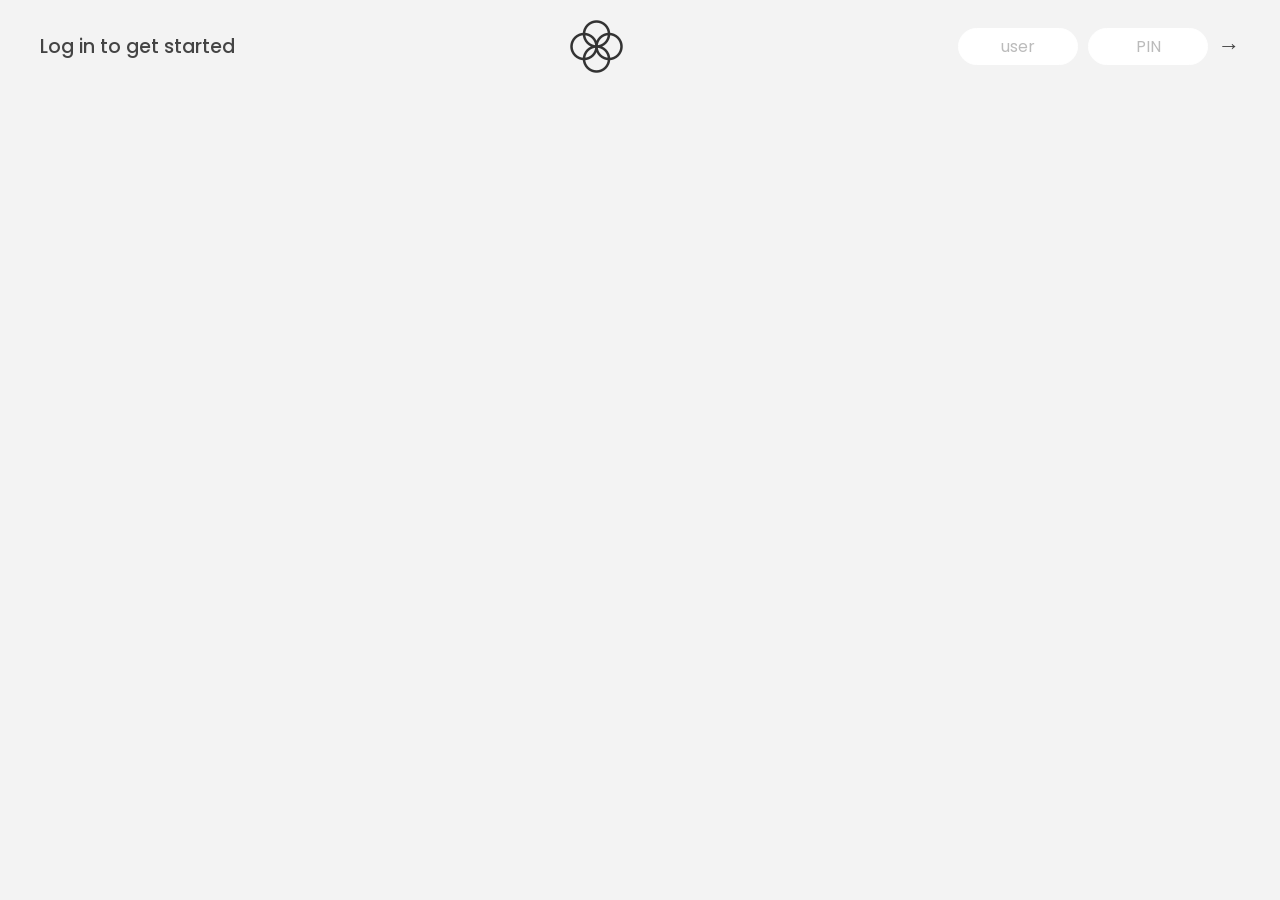
<file: index.html>
<!DOCTYPE html>
<html lang="en">
  <head>
    <meta charset="UTF-8" />
    <meta name="viewport" content="width=device-width, initial-scale=1.0" />
    <meta http-equiv="X-UA-Compatible" content="ie=edge" />
    <link rel="shortcut icon" type="image/png" href="/icon.png" />

    <link
      href="https://fonts.googleapis.com/css?family=Poppins:400,500,600&display=swap"
      rel="stylesheet"
    />

    <link rel="stylesheet" href="style.css" />
    <title>Bankist</title>
  </head>
  <body>
    <!-- TOP NAVIGATION -->
    <nav>
      <p class="welcome">Log in to get started</p>
      <img src="logo.png" alt="Logo" class="logo" />
      <form class="login">
        <input
          type="text"
          placeholder="user"
          class="login__input login__input--user"
        />
        <!-- In practice, use type="password" -->
        <input
          type="text"
          placeholder="PIN"
          maxlength="4"
          class="login__input login__input--pin"
        />
        <button class="login__btn">&rarr;</button>
      </form>
    </nav>

    <main class="app">
      <!-- BALANCE -->
      <div class="balance">
        <div>
          <p class="balance__label">Current balance</p>
          <p class="balance__date">
            As of <span class="date">05/03/2037</span>
          </p>
        </div>
        <p class="balance__value">0000€</p>
      </div>

      <!-- MOVEMENTS -->
      <div class="movements">
        <div class="movements__row">
          <div class="movements__type movements__type--deposit">2 deposit</div>
          <div class="movements__date">3 days ago</div>
          <div class="movements__value">4 000€</div>
        </div>
        <div class="movements__row">
          <div class="movements__type movements__type--withdrawal">
            1 withdrawal
          </div>
          <div class="movements__date">24/01/2037</div>
          <div class="movements__value">-378€</div>
        </div>
      </div>

      <!-- SUMMARY -->
      <div class="summary">
        <p class="summary__label">In</p>
        <p class="summary__value summary__value--in">0000€</p>
        <p class="summary__label">Out</p>
        <p class="summary__value summary__value--out">0000€</p>
        <p class="summary__label">Interest</p>
        <p class="summary__value summary__value--interest">0000€</p>
        <button class="btn--sort">&downarrow; SORT</button>
      </div>

      <!-- OPERATION: TRANSFERS -->
      <div class="operation operation--transfer">
        <h2>Transfer money</h2>
        <form class="form form--transfer">
          <input type="text" class="form__input form__input--to" />
          <input type="number" class="form__input form__input--amount" />
          <button class="form__btn form__btn--transfer">&rarr;</button>
          <label class="form__label">Transfer to</label>
          <label class="form__label">Amount</label>
        </form>
      </div>

      <!-- OPERATION: LOAN -->
      <div class="operation operation--loan">
        <h2>Request loan</h2>
        <form class="form form--loan">
          <input type="number" class="form__input form__input--loan-amount" />
          <button class="form__btn form__btn--loan">&rarr;</button>
          <label class="form__label form__label--loan">Amount</label>
        </form>
      </div>

      <!-- OPERATION: CLOSE -->
      <div class="operation operation--close">
        <h2>Close account</h2>
        <form class="form form--close">
          <input type="text" class="form__input form__input--user" />
          <input
            type="password"
            maxlength="6"
            class="form__input form__input--pin"
          />
          <button class="form__btn form__btn--close">&rarr;</button>
          <label class="form__label">Confirm user</label>
          <label class="form__label">Confirm PIN</label>
        </form>
      </div>

      <!-- LOGOUT TIMER -->
      <p class="logout-timer">
        You will be logged out in <span class="timer">05:00</span>
      </p>
    </main>

    <!-- <footer>
      &copy; by Jonas Schmedtmann. Don't claim as your own :)
    </footer> -->

    <script src="script.js"></script>
    <!-- <script src="Challenge1.js"></script> -->
    <!-- <script src="Challenge2.js"></script> -->
  </body>
</html>
</file>
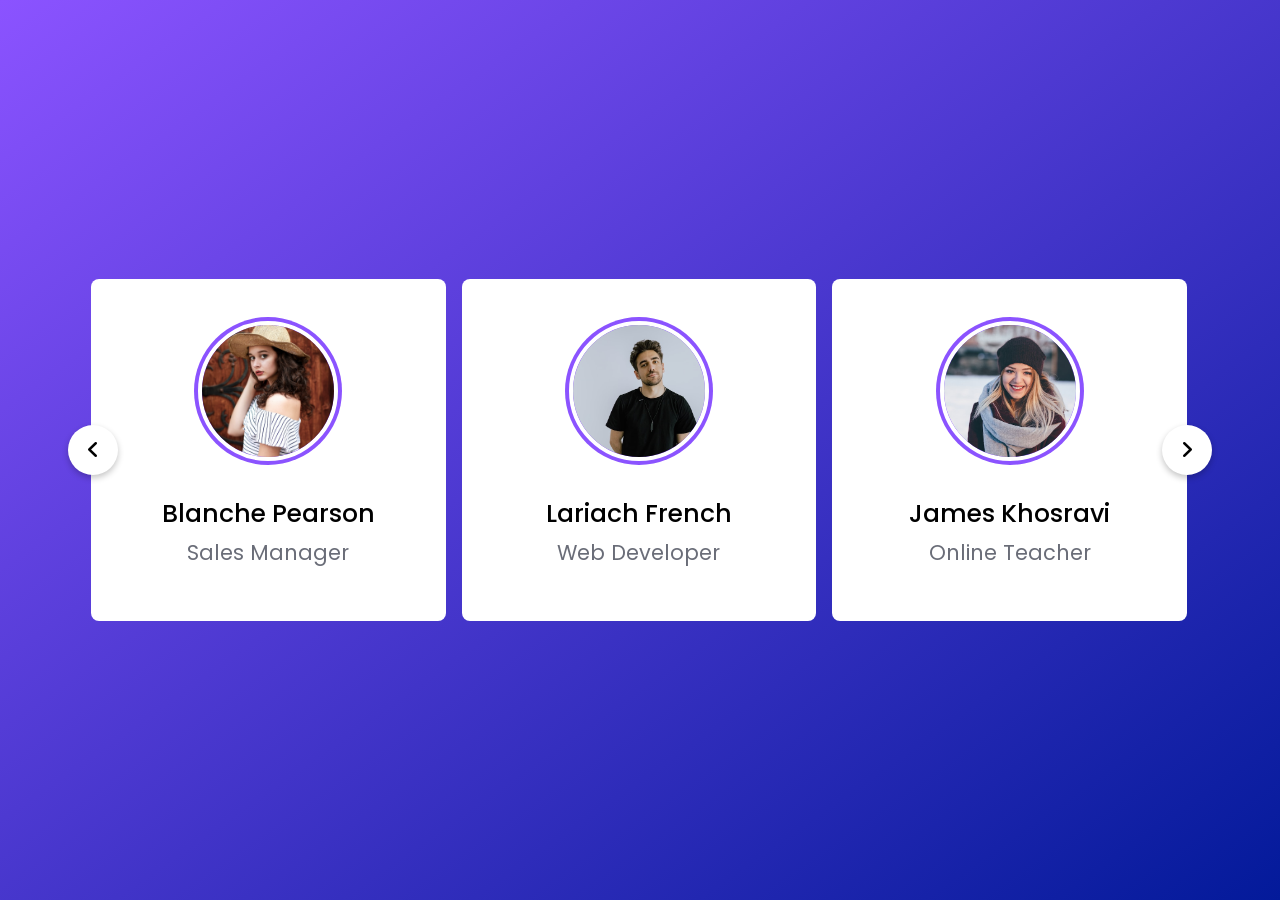
<file: Carousel/index.html>
<!DOCTYPE html>
<html lang="en">
  <head>
    <meta charset="UTF-8" />
    <meta http-equiv="X-UA-Compatible" content="IE=edge" />
    <meta name="viewport" content="width=device-width, initial-scale=1.0" />
    <title>Document</title>
    <!-- Css -->
    <link rel="stylesheet" href="style.css" />

    <!-- Google Font -->
    <link rel="preconnect" href="https://fonts.googleapis.com" />
    <link rel="preconnect" href="https://fonts.gstatic.com" crossorigin />
    <link
      href="https://fonts.googleapis.com/css2?family=Poppins:wght@400;500;600;700&display=swap"
      rel="stylesheet"
    />
    <!-- Font Awesome Icon -->
    <link
      rel="stylesheet"
      href="https://cdnjs.cloudflare.com/ajax/libs/font-awesome/6.4.0/css/all.min.css"
      integrity="sha512-iecdLmaskl7CVkqkXNQ/ZH/XLlvWZOJyj7Yy7tcenmpD1ypASozpmT/E0iPtmFIB46ZmdtAc9eNBvH0H/ZpiBw=="
      crossorigin="anonymous"
      referrerpolicy="no-referrer"
    />
  </head>
  <body>
    <div class="wrapper">
      <i id="left" class="fa-solid fa-angle-left"></i>
      <ul class="carousel">
        <li class="card">
          <div class="img"><img src="./images/img-1.jpg" alt="img-1" /></div>
          <h2>Blanche Pearson</h2>
          <span>Sales Manager</span>
        </li>
        <li class="card">
          <div class="img"><img src="./images/img-2.jpg" alt="img-1" /></div>
          <h2>Lariach French</h2>
          <span>Web Developer</span>
        </li>
        <li class="card">
          <div class="img"><img src="./images/img-3.jpg" alt="img-1" /></div>
          <h2>James Khosravi</h2>
          <span>Online Teacher</span>
        </li>
        <li class="card">
          <div class="img"><img src="./images/img-4.jpg" alt="img-1" /></div>
          <h2>Kristina Zasiadko</h2>
          <span>Bank Manager</span>
        </li>
        <li class="card">
          <div class="img"><img src="./images/img-5.jpg" alt="img-1" /></div>
          <h2>Donald Horton</h2>
          <span>App Designer</span>
        </li>
        <li class="card">
          <div class="img">
            <img src="./images/img-6.jpg" alt="img-1" draggable="false" />
          </div>
          <h2>Joenas Brauers</h2>
          <span>Freelancer</span>
        </li>
      </ul>
      <i id="right" class="fa-solid fa-angle-right"></i>
    </div>

    <!-- JavaScript -->
    <script src="script.js"></script>
  </body>
</html>
</file>
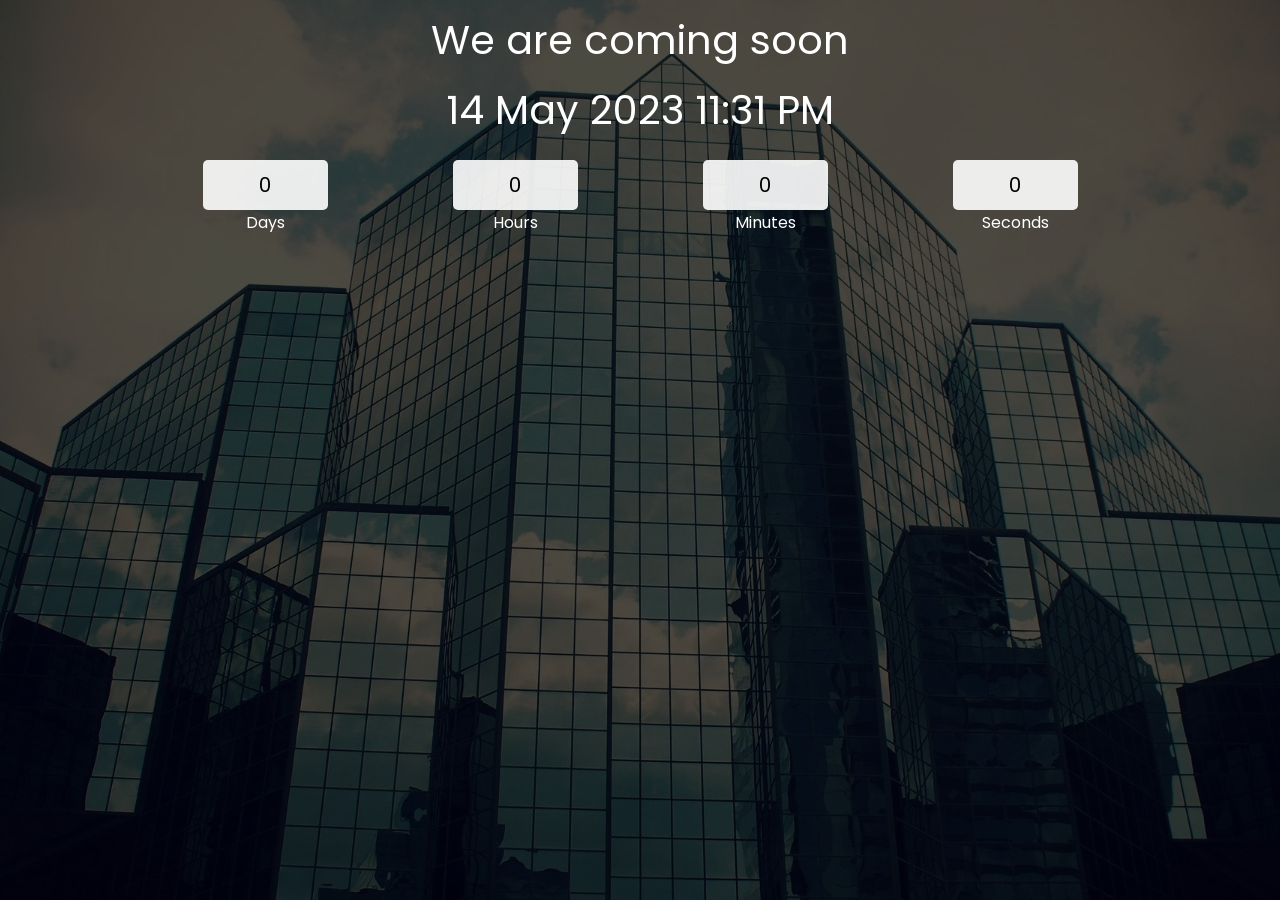
<file: Count_Down/index.html>
<!DOCTYPE html>
<html lang="en">
  <head>
    <meta charset="UTF-8" />
    <meta http-equiv="X-UA-Compatible" content="IE=edge" />
    <meta name="viewport" content="width=device-width, initial-scale=1.0" />
    <title>Count_Down Project</title>
    <!-- Custom CSS -->
    <link rel="stylesheet" href="style.css" />
    <!-- Google Font -->
    <link rel="preconnect" href="https://fonts.googleapis.com" />
    <link rel="preconnect" href="https://fonts.gstatic.com" crossorigin />
    <link
      href="https://fonts.googleapis.com/css2?family=Poppins:wght@400;500;600;700&display=swap"
      rel="stylesheet"
    />
  </head>
  <body>
    <div class="main">
      <div class="overlay">
        <div class="title">We are coming soon</div>
        <div class="title" id="end_date">13 May 2023 10:54 PM</div>

        <div class="col">
          <div class="row">
            <input type="text" readonly value="0" /> <br />
            <label for="">Days</label>
          </div>
          <div class="row">
            <input type="text" readonly value="0" /> <br />
            <label for="">Hours</label>
          </div>
          <div class="row">
            <input type="text" readonly value="0" /> <br />
            <label for="">Minutes</label>
          </div>
          <div class="row">
            <input type="text" readonly value="0" /> <br />
            <label for="">Seconds</label>
          </div>
        </div>
      </div>
    </div>
    <!-- JavaScript -->
    <script src="script.js"></script>
  </body>
</html>
</file>
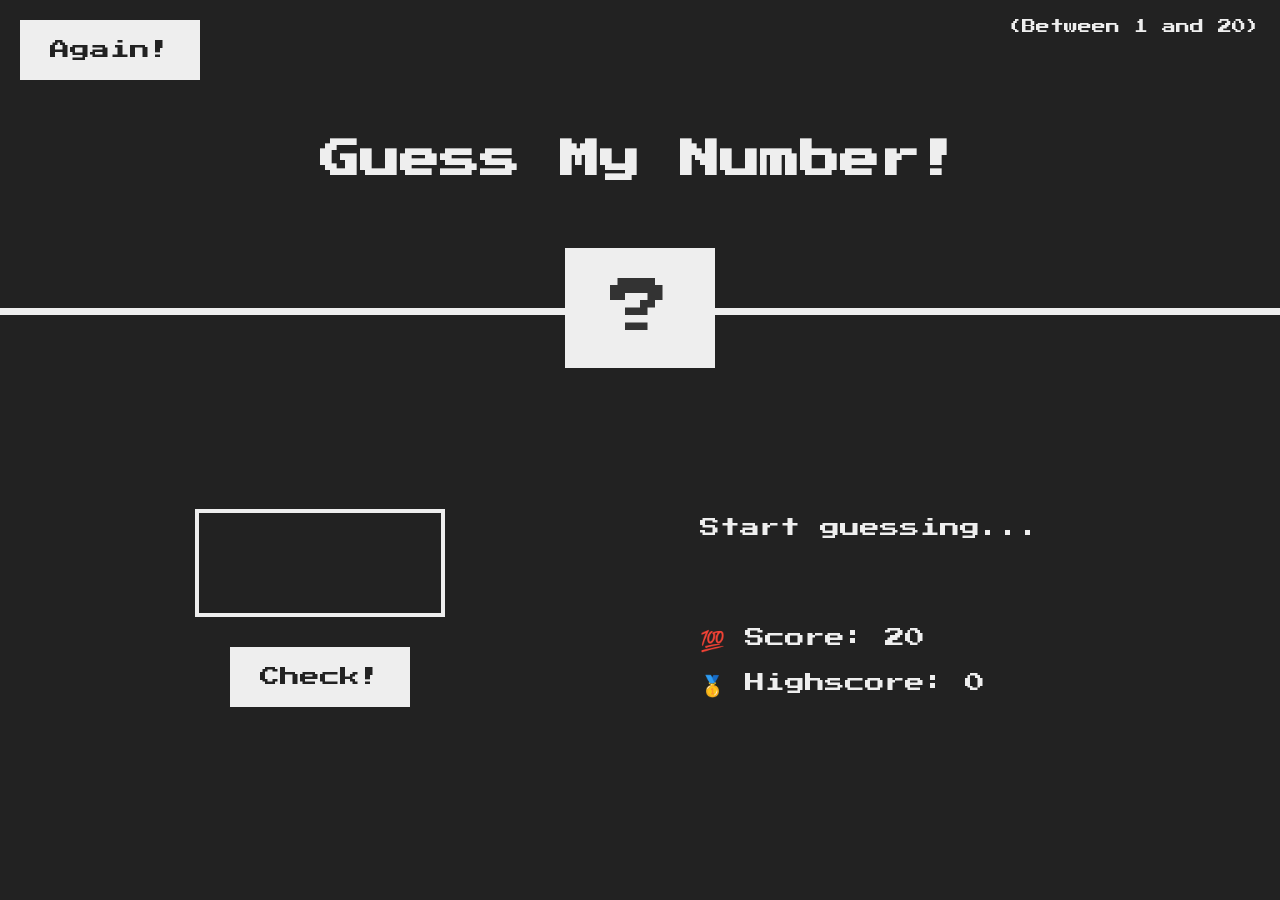
<file: Guess_My_Number/index.html>
<!DOCTYPE html>
<html lang="en">
  <head>
    <meta charset="UTF-8" />
    <meta name="viewport" content="width=device-width, initial-scale=1.0" />
    <meta http-equiv="X-UA-Compatible" content="ie=edge" />
    <link rel="stylesheet" href="style.css" />
    <title>Guess My Number!</title>
  </head>
  <body>
    <header>
      <h1>Guess My Number!</h1>
      <p class="between">(Between 1 and 20)</p>
      <button class="btn again">Again!</button>
      <div class="number">?</div>
    </header>
    <main>
      <section class="left">
        <input type="number" class="guess" />
        <button class="btn check">Check!</button>
      </section>
      <section class="right">
        <p class="message">Start guessing...</p>
        <p class="label-score">💯 Score: <span class="score">20</span></p>
        <p class="label-highscore">
          🥇 Highscore: <span class="highscore">0</span>
        </p>
      </section>
    </main>
    <script src="script.js"></script>
  </body>
</html>
</file>
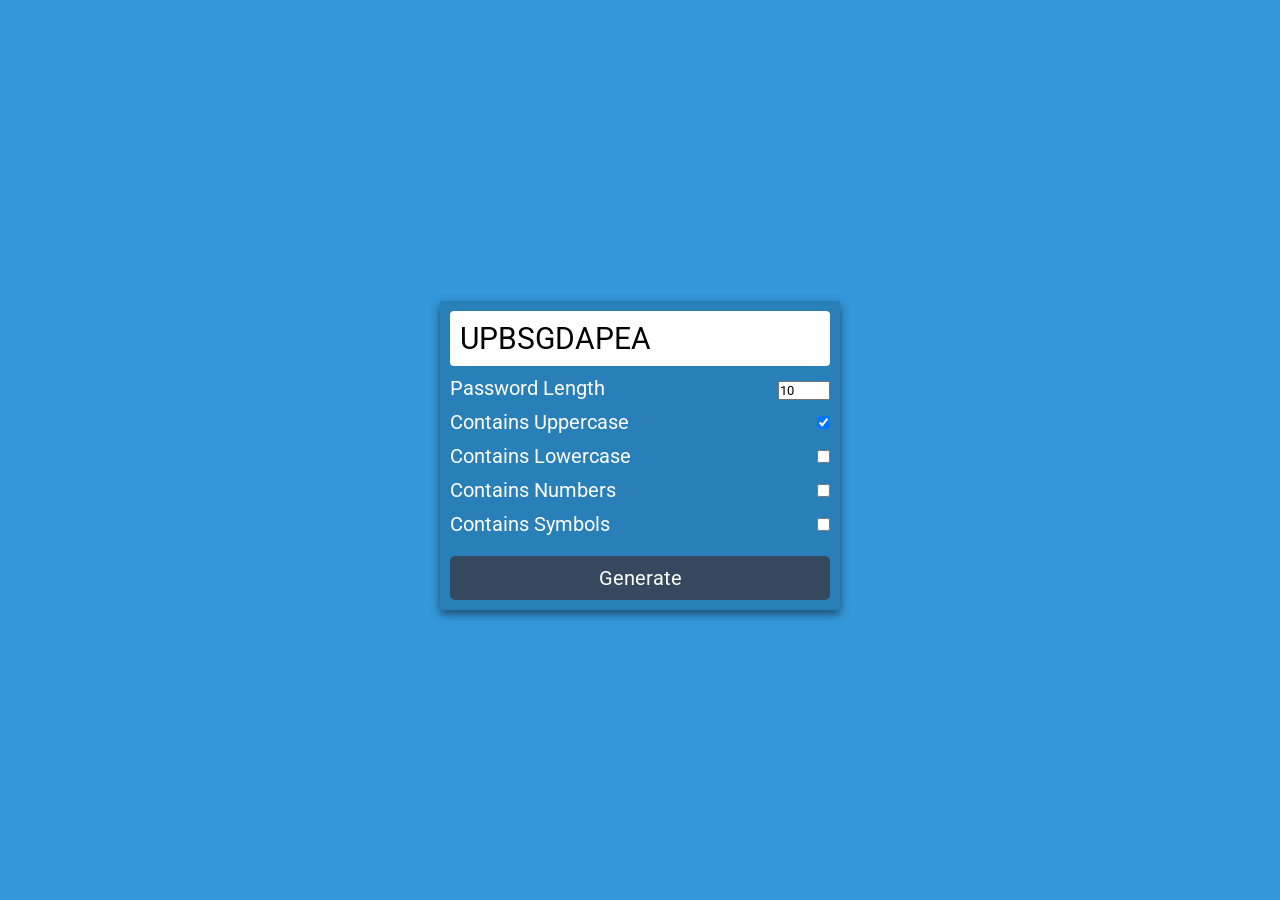
<file: Random_Password_Generator/index.html>
<!DOCTYPE html>
<html lang="en">
  <head>
    <meta charset="UTF-8" />
    <meta http-equiv="X-UA-Compatible" content="IE=edge" />
    <meta name="viewport" content="width=device-width, initial-scale=1.0" />
    <title>Document</title>
    <link rel="stylesheet" href="css/custom.css" />
  </head>

  <body>
    <div class="main">
      <div class="box">
        <span id="pass-box">Testing</span>
        <div class="row">
          <div class="left">Password Length</div>
          <div class="right">
            <input
              type="number"
              name=""
              id="total-char"
              max="30"
              min="2"
              value="10"
            />
          </div>
        </div>
        <div class="row">
          <label for="upper-case">
            <div class="left">Contains Uppercase</div>
          </label>
          <div class="right">
            <input type="checkbox" name="" id="upper-case" checked />
          </div>
        </div>
        <div class="row">
          <label for="lower-case">
            <div class="left">Contains Lowercase</div>
          </label>
          <div class="right">
            <input type="checkbox" name="" id="lower-case" />
          </div>
        </div>
        <div class="row">
          <label for="numbers">
            <div class="left">Contains Numbers</div>
          </label>
          <div class="right">
            <input type="checkbox" name="" id="numbers" />
          </div>
        </div>
        <div class="row">
          <label for="symbols">
            <div class="left">Contains Symbols</div>
          </label>
          <div class="right">
            <input type="checkbox" name="" id="symbols" />
          </div>
        </div>
        <div class="row">
          <button id="btn">Generate</button>
        </div>
      </div>
    </div>
    <script src="js/app.js"></script>
  </body>
</html>
</file>
<file: style.css>
/*
 * Use this CSS to learn some intersting techniques,
 * in case you're wondering how I built the UI.
 * Have fun! 😁
 */

* {
  margin: 0;
  padding: 0;
  box-sizing: inherit;
}

html {
  font-size: 62.5%;
  box-sizing: border-box;
}

body {
  font-family: 'Poppins', sans-serif;
  color: #444;
  background-color: #f3f3f3;
  height: 100vh;
  padding: 2rem;
}

nav {
  display: flex;
  justify-content: space-between;
  align-items: center;
  padding: 0 2rem;
}

.welcome {
  font-size: 1.9rem;
  font-weight: 500;
}

.logo {
  height: 5.25rem;
}

.login {
  display: flex;
}

.login__input {
  border: none;
  padding: 0.5rem 2rem;
  font-size: 1.6rem;
  font-family: inherit;
  text-align: center;
  width: 12rem;
  border-radius: 10rem;
  margin-right: 1rem;
  color: inherit;
  border: 1px solid #fff;
  transition: all 0.3s;
}

.login__input:focus {
  outline: none;
  border: 1px solid #ccc;
}

.login__input::placeholder {
  color: #bbb;
}

.login__btn {
  border: none;
  background: none;
  font-size: 2.2rem;
  color: inherit;
  cursor: pointer;
  transition: all 0.3s;
}

.login__btn:hover,
.login__btn:focus,
.btn--sort:hover,
.btn--sort:focus {
  outline: none;
  color: #777;
}

/* MAIN */
.app {
  position: relative;
  max-width: 100rem;
  margin: 4rem auto;
  display: grid;
  grid-template-columns: 4fr 3fr;
  grid-template-rows: auto repeat(3, 15rem) auto;
  gap: 2rem;

  /* NOTE This creates the fade in/out anumation */
  opacity: 0;
  transition: all 1s;
}

.balance {
  grid-column: 1 / span 2;
  display: flex;
  align-items: flex-end;
  justify-content: space-between;
  margin-bottom: 2rem;
}

.balance__label {
  font-size: 2.2rem;
  font-weight: 500;
  margin-bottom: -0.2rem;
}

.balance__date {
  font-size: 1.4rem;
  color: #888;
}

.balance__value {
  font-size: 4.5rem;
  font-weight: 400;
}

/* MOVEMENTS */
.movements {
  grid-row: 2 / span 3;
  background-color: #fff;
  border-radius: 1rem;
  overflow: scroll;
}

.movements__row {
  padding: 2.25rem 4rem;
  display: flex;
  align-items: center;
  border-bottom: 1px solid #eee;
}

.movements__type {
  font-size: 1.1rem;
  text-transform: uppercase;
  font-weight: 500;
  color: #fff;
  padding: 0.1rem 1rem;
  border-radius: 10rem;
  margin-right: 2rem;
}

.movements__date {
  font-size: 1.1rem;
  text-transform: uppercase;
  font-weight: 500;
  color: #666;
}

.movements__type--deposit {
  background-image: linear-gradient(to top left, #39b385, #9be15d);
}

.movements__type--withdrawal {
  background-image: linear-gradient(to top left, #e52a5a, #ff585f);
}

.movements__value {
  font-size: 1.7rem;
  margin-left: auto;
}

/* SUMMARY */
.summary {
  grid-row: 5 / 6;
  display: flex;
  align-items: baseline;
  padding: 0 0.3rem;
  margin-top: 1rem;
}

.summary__label {
  font-size: 1.2rem;
  font-weight: 500;
  text-transform: uppercase;
  margin-right: 0.8rem;
}

.summary__value {
  font-size: 2.2rem;
  margin-right: 2.5rem;
}

.summary__value--in,
.summary__value--interest {
  color: #66c873;
}

.summary__value--out {
  color: #f5465d;
}

.btn--sort {
  margin-left: auto;
  border: none;
  background: none;
  font-size: 1.3rem;
  font-weight: 500;
  cursor: pointer;
}

/* OPERATIONS */
.operation {
  border-radius: 1rem;
  padding: 3rem 4rem;
  color: #333;
}

.operation--transfer {
  background-image: linear-gradient(to top left, #ffb003, #ffcb03);
}

.operation--loan {
  background-image: linear-gradient(to top left, #39b385, #9be15d);
}

.operation--close {
  background-image: linear-gradient(to top left, #e52a5a, #ff585f);
}

h2 {
  margin-bottom: 1.5rem;
  font-size: 1.7rem;
  font-weight: 600;
  color: #333;
}

.form {
  display: grid;
  grid-template-columns: 2.5fr 2.5fr 1fr;
  grid-template-rows: auto auto;
  gap: 0.4rem 1rem;
}

/* Exceptions for interst */
.form.form--loan {
  grid-template-columns: 2.5fr 1fr 2.5fr;
}
.form__label--loan {
  grid-row: 2;
}
/* End exceptions */

.form__input {
  width: 100%;
  border: none;
  background-color: rgba(255, 255, 255, 0.4);
  font-family: inherit;
  font-size: 1.5rem;
  text-align: center;
  color: #333;
  padding: 0.3rem 1rem;
  border-radius: 0.7rem;
  transition: all 0.3s;
}

.form__input:focus {
  outline: none;
  background-color: rgba(255, 255, 255, 0.6);
}

.form__label {
  font-size: 1.3rem;
  text-align: center;
}

.form__btn {
  border: none;
  border-radius: 0.7rem;
  font-size: 1.8rem;
  background-color: #fff;
  cursor: pointer;
  transition: all 0.3s;
}

.form__btn:focus {
  outline: none;
  background-color: rgba(255, 255, 255, 0.8);
}

.logout-timer {
  padding: 0 0.3rem;
  margin-top: 1.9rem;
  text-align: right;
  font-size: 1.25rem;
}

.timer {
  font-weight: 600;
}
</file>
<file: Carousel/style.css>
* {
  margin: 0;
  padding: 0;
  box-sizing: border-box;
  font-family: "Poppins", sans-serif;
}
body {
  display: flex;
  align-items: center;
  justify-content: center;
  min-height: 100vh;
  padding: 0 35px;
  background: linear-gradient(to left top, #031a9a, #8b53ff);
}
.wrapper {
  max-width: 1100px;
  width: 100%;
  position: relative;
}
.wrapper i {
  height: 50px;
  width: 50px;
  background-color: #fff;
  text-align: center;
  line-height: 50px;
  border-radius: 50%;
  cursor: pointer;
  position: absolute;
  top: 50%;
  font-size: 1.25rem;
  transform: translateY(-50%);
  box-shadow: 0 3px 6px rgba(0, 0, 0, 0.23);
}
.wrapper i:first-child {
  left: -22px;
}
.wrapper i:last-child {
  right: -22px;
}
.wrapper .carousel {
  display: grid;
  grid-auto-flow: column;
  grid-auto-columns: calc((100% / 3) - 12px);
  gap: 16px;
  overflow-x: auto;
  scroll-snap-type: x mandatory;
  scroll-behavior: smooth;
  scrollbar-width: 0;
}
.carousel::-webkit-scrollbar {
  display: none;
}
.carousel :where(.card, .img) {
  display: flex;
  align-items: center;
  justify-content: center;
}
.carousel.no-transition {
  scroll-behavior: auto;
}
.carousel.dragging {
  scroll-snap-type: none;
  scroll-behavior: auto;
}
.carousel.dragging .card {
  cursor: grab;
  user-select: none;
}
.carousel .card {
  scroll-snap-align: start;
  height: 342px;
  list-style-type: none;
  background-color: #fff;
  border-radius: 8px;
  padding-bottom: 15px;
  flex-direction: column;
  cursor: pointer;
}
.card .img {
  background: #8b53ff;
  width: 148px;
  height: 148px;
  border-radius: 50%;
}
.card .img img {
  width: 140px;
  height: 140px;
  object-fit: cover;
  border-radius: 50%;
  border: 4px solid #fff;
}
.card h2 {
  font-weight: 500;
  font-size: 1.56rem;
  margin: 30px 0 5px;
}
.card span {
  color: #6a6d78;
  font-size: 1.31rem;
}

@media screen and (max-width: 900px) {
  .wrapper .carousel {
    grid-auto-columns: calc((100% / 2) - 12px);
  }
}
@media screen and (max-width: 600px) {
  .wrapper .carousel {
    grid-auto-columns: 100%;
  }
}
</file>
<file: Count_Down/style.css>
* {
  margin: 0;
  padding: 0;
  box-sizing: border-box;
  font-family: "Poppins", sans-serif;
}
.main {
  width: 100%;
  height: 100vh;
  background: url("./banner.webp") center center;
  background-size: cover;
}
.overlay {
  width: 100%;
  height: 100%;
  background-color: rgba(0, 0, 0, 0.7);
  display: flex;
  flex-direction: column;
  color: #fff;
  align-items: center;
}
.overlay .title {
  margin-top: 10px;
  font-size: 2.5rem;
  text-align: center;
}
.col {
  width: 1000px;
  display: flex;
  justify-content: center;
  color: white;
  margin-top: 20px;
}
.col div {
  width: 250px;
  text-align: center;
}
input {
  width: 50%;
  height: 50px;
  background-color: rgba(255, 255, 255, 0.9);
  border-color: transparent;
  border-radius: 5px;
  text-align: center;
  font-size: 20px;
}
</file>
<file: Guess_My_Number/style.css>
@import url('https://fonts.googleapis.com/css?family=Press+Start+2P&display=swap');

* {
  margin: 0;
  padding: 0;
  box-sizing: inherit;
}

html {
  font-size: 62.5%;
  box-sizing: border-box;
}

body {
  font-family: 'Press Start 2P', sans-serif;
  color: #eee;
  background-color: #222;
  /* background-color: #60b347; */
}

/* LAYOUT */
header {
  position: relative;
  height: 35vh;
  border-bottom: 7px solid #eee;
}

main {
  height: 65vh;
  color: #eee;
  display: flex;
  align-items: center;
  justify-content: space-around;
}

.left {
  width: 52rem;
  display: flex;
  flex-direction: column;
  align-items: center;
}

.right {
  width: 52rem;
  font-size: 2rem;
}

/* ELEMENTS STYLE */
h1 {
  font-size: 4rem;
  text-align: center;
  position: absolute;
  width: 100%;
  top: 52%;
  left: 50%;
  transform: translate(-50%, -50%);
}

.number {
  background: #eee;
  color: #333;
  font-size: 6rem;
  width: 15rem;
  padding: 3rem 0rem;
  text-align: center;
  position: absolute;
  bottom: 0;
  left: 50%;
  transform: translate(-50%, 50%);
}

.between {
  font-size: 1.4rem;
  position: absolute;
  top: 2rem;
  right: 2rem;
}

.again {
  position: absolute;
  top: 2rem;
  left: 2rem;
}

.guess {
  background: none;
  border: 4px solid #eee;
  font-family: inherit;
  color: inherit;
  font-size: 5rem;
  padding: 2.5rem;
  width: 25rem;
  text-align: center;
  display: block;
  margin-bottom: 3rem;
}

.btn {
  border: none;
  background-color: #eee;
  color: #222;
  font-size: 2rem;
  font-family: inherit;
  padding: 2rem 3rem;
  cursor: pointer;
}

.btn:hover {
  background-color: #ccc;
}

.message {
  margin-bottom: 8rem;
  height: 3rem;
}

.label-score {
  margin-bottom: 2rem;
}
</file>
<file: Random_Password_Generator/css/custom.css>
@import url("https://fonts.googleapis.com/css2?family=Roboto:wght@300&display=swap");
* {
  padding: 0;
  margin: 0;
  box-sizing: border-box;
  font-family: "Roboto", sans-serif;
}

input:focus-visible {
  outline: 0;
}

.main {
  background-color: #3498db;
  min-height: 100vh;
  display: flex;
  justify-content: center;
  align-items: center;
}

.box {
  min-width: 400px;
  padding: 10px;
  box-shadow: 0 4px 10px rgb(0 0 0 / 50%);
  background: #2980b9;
  border-radius: 2px;
  margin-top: 10px;
}

#pass-box {
  width: 100%;
  display: block;
  background-color: white;
  font-size: 30px;
  padding: 10px;
  border-radius: 4px;
}

.row {
  width: 100%;
  display: flex;
  margin-top: 10px;
  justify-content: space-between;
  color: white;
  font-size: 20px;
}

label {
  user-select: none;
}

#btn {
  width: 100%;
  font-size: 20px;
  outline: 0;
  border: 0;
  padding: 10px;
  background-color: #34495e;
  color: white;
  margin-top: 10px;
  border-radius: 5px;
}
</file>
